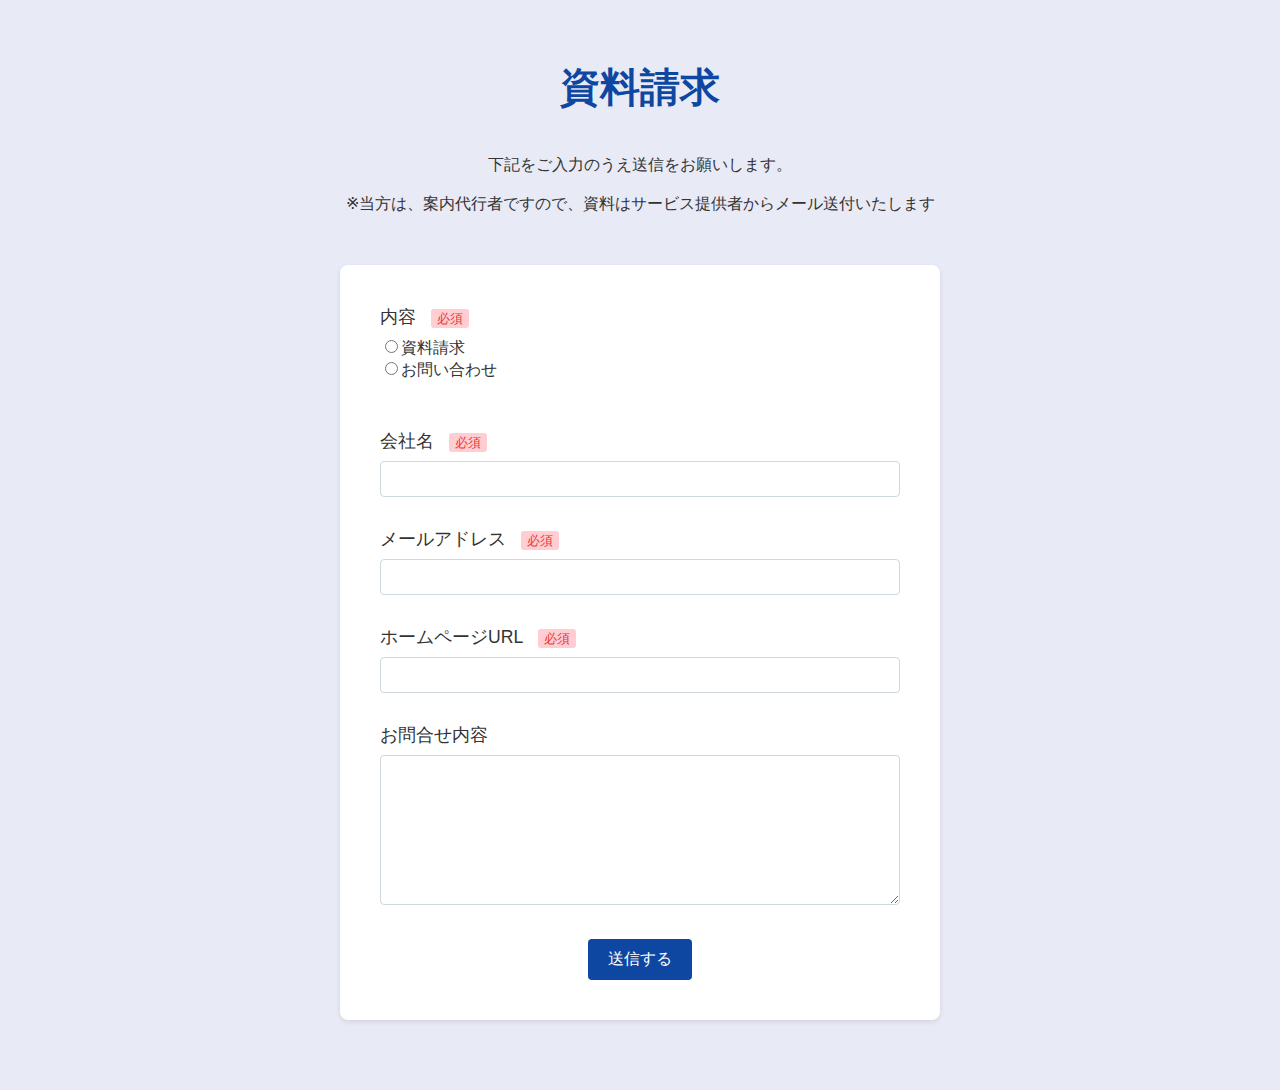
<file: index.html>
<!doctype html>
<html>
<head>
<meta charset="utf-8">
<meta name="robots" content="noindex,follow" />	
<meta name="viewport" content="width=device-width">
<title>資料請求</title>
<link rel="stylesheet" href="style.css">
<script type="text/javascript">
    let submitted = false;
	
	document.addEventListener('contextmenu', function(event) {
    event.preventDefault();
    });
	
</script>
<iframe
    name="hidden_iframe"
    id="hidden_iframe"
    style="display: none"
    onload="if(submitted){window.location='thanks.html';}"
></iframe>


</head>

<body>
<h2 style="text-align: center; margin: 40px auto">資料請求</h2>
<p style="text-align: center; margin: 40px auto"> 下記をご入力のうえ送信をお願いします。<br><br>
  ※当方は、案内代行者ですので、資料はサービス提供者からメール送付いたします</p>
<form class="c-form" action="https://docs.google.com/forms/u/0/d/e/1FAIpQLSe40N1dGZaOOeUEbH8yMbJS5wleZjJ38JK6AWaZrfMQupv3pQ/formResponse"
  method="POST"
    target="hidden_iframe"
    onsubmit="submitted=true;"
>
	
  <div class="c-form__item">
    <label class="c-form__label" for="field-name"
			>内容<span class="c-form__required">必須</span></label>
 <input type="radio" name="entry.2091305958" value="資料請求" required>資料請求<br>
  <input type="radio" name="entry.2091305958" value="お問い合わせ" required>お問い合わせ<br>
<br>
  </div>	
	
  <div class="c-form__item">
    <label class="c-form__label" for="field-name"
			>会社名<span class="c-form__required">必須</span></label
		>
    <input
			name="entry.366430915"
			class="c-form__input"
			id="field-name"
			type="text"
			required="required"
		/>
  </div>
  <div class="c-form__item">
    <label class="c-form__label" for="field-mail"
			>メールアドレス<span class="c-form__required">必須</span></label
		>
    <input
			name="entry.1282123632"  
			class="c-form__input"
			id="field-mail"
				type="email"
			required="required"
		/>
  </div>
  <div class="c-form__item">
    <label class="c-form__label" for="field-name"
			>ホームページURL<span class="c-form__required">必須</span></label
		>
    <input
			name="entry.1341512877"
			class="c-form__input"
			id="field-url"
			type="text"
			required="required"
		/>
  </div>
  <div class="c-form__item">
    <label class="c-form__label" for="field-message">お問合せ内容</label>
    <textarea
			name="entry.1754680726"
			class="c-form__input"
			id="field-message"
		></textarea>
  </div>
  <div class="c-form__submit">
    <button type="submit">送信する</button>
  </div>
</form>
</body>
</html>
</file>
<file: style.css>
/* ベースのスタイル設定 */
* {
    box-sizing: border-box;
}

body {
    font-family: 'Helvetica Neue', Arial, sans-serif;
    margin: 0;
    padding: 20px;
    background: #e8eaf6;
    color: #333;
}

h2 {
    font-size: 2em;
    color: #0d47a1;
}

textarea {
    height: 150px;
    resize: vertical;
}

/* フォームのコンテナ */
.c-form {
    max-width: 600px;
    margin: 50px auto;
    padding: 20px;
    background: #ffffff;
    box-shadow: 0 2px 5px rgba(0,0,0,0.1);
    border-radius: 8px;
}

.c-form__item {
    margin-bottom: 30px;
}

.c-form__label {
    display: block;
    margin-bottom: 8px;
    font-size: 1.1em;
    color: #333;
}

.c-form__input, .c-form__select {
    width: 100%;
    padding: 8px 12px;
    border: 1px solid #cfd8dc;
    border-radius: 4px;
    font-size: 1em;
}

.c-form__required {
    color: #e53935;
    background-color: #ffcdd2;
    border-radius: 3px;
    padding: 2px 6px;
    font-size: 0.75em;
}

.c-form__submit {
    text-align: center;
}

button {
    padding: 10px 20px;
    background-color: #0d47a1; /* タイトルの色に合わせる */
    color: #fff;
    border: none;
    border-radius: 4px;
    cursor: pointer;
    font-size: 1em;
    transition: background-color 0.3s;
}

button:hover {
    background-color: #0c3983; /* ホバー時は少し濃い色に */
}

.c-form__required {
    color: #e53935;
    background-color: #ffcdd2;
    border-radius: 3px;
    padding: 2px 6px;
    margin-left: 15px; /* 必須マークの左の余白を追加 */
    font-size: 0.75em;
}


/* メディアクエリ */
@media (min-width: 768px) {
    .c-form {
        padding: 40px;
    }
    .sp {
        display: none;
    }  	
}

@media (min-width: 992px) {
    h2 {
        font-size: 2.5em;
    }
}

/* ローディングアニメーション */
#loading {
    display: none; /* デフォルトでは非表示 */
    position: fixed;
    z-index: 9999;
    left: 0;
    top: 0;
    width: 100%;
    height: 100%;
    background: rgba(0, 0, 0, 0.4);
    justify-content: center;
    align-items: center;
}

#loading:before {
    content: '';
    width: 40px;
    height: 40px;
    border: 5px solid #ddd;
    border-top-color: #1565c0;
    border-radius: 50%;
    animation: spinner 1s linear infinite;
}

@keyframes spinner {
    0% { transform: rotate(0deg); }
    100% { transform: rotate(360deg); }
}
</file>
